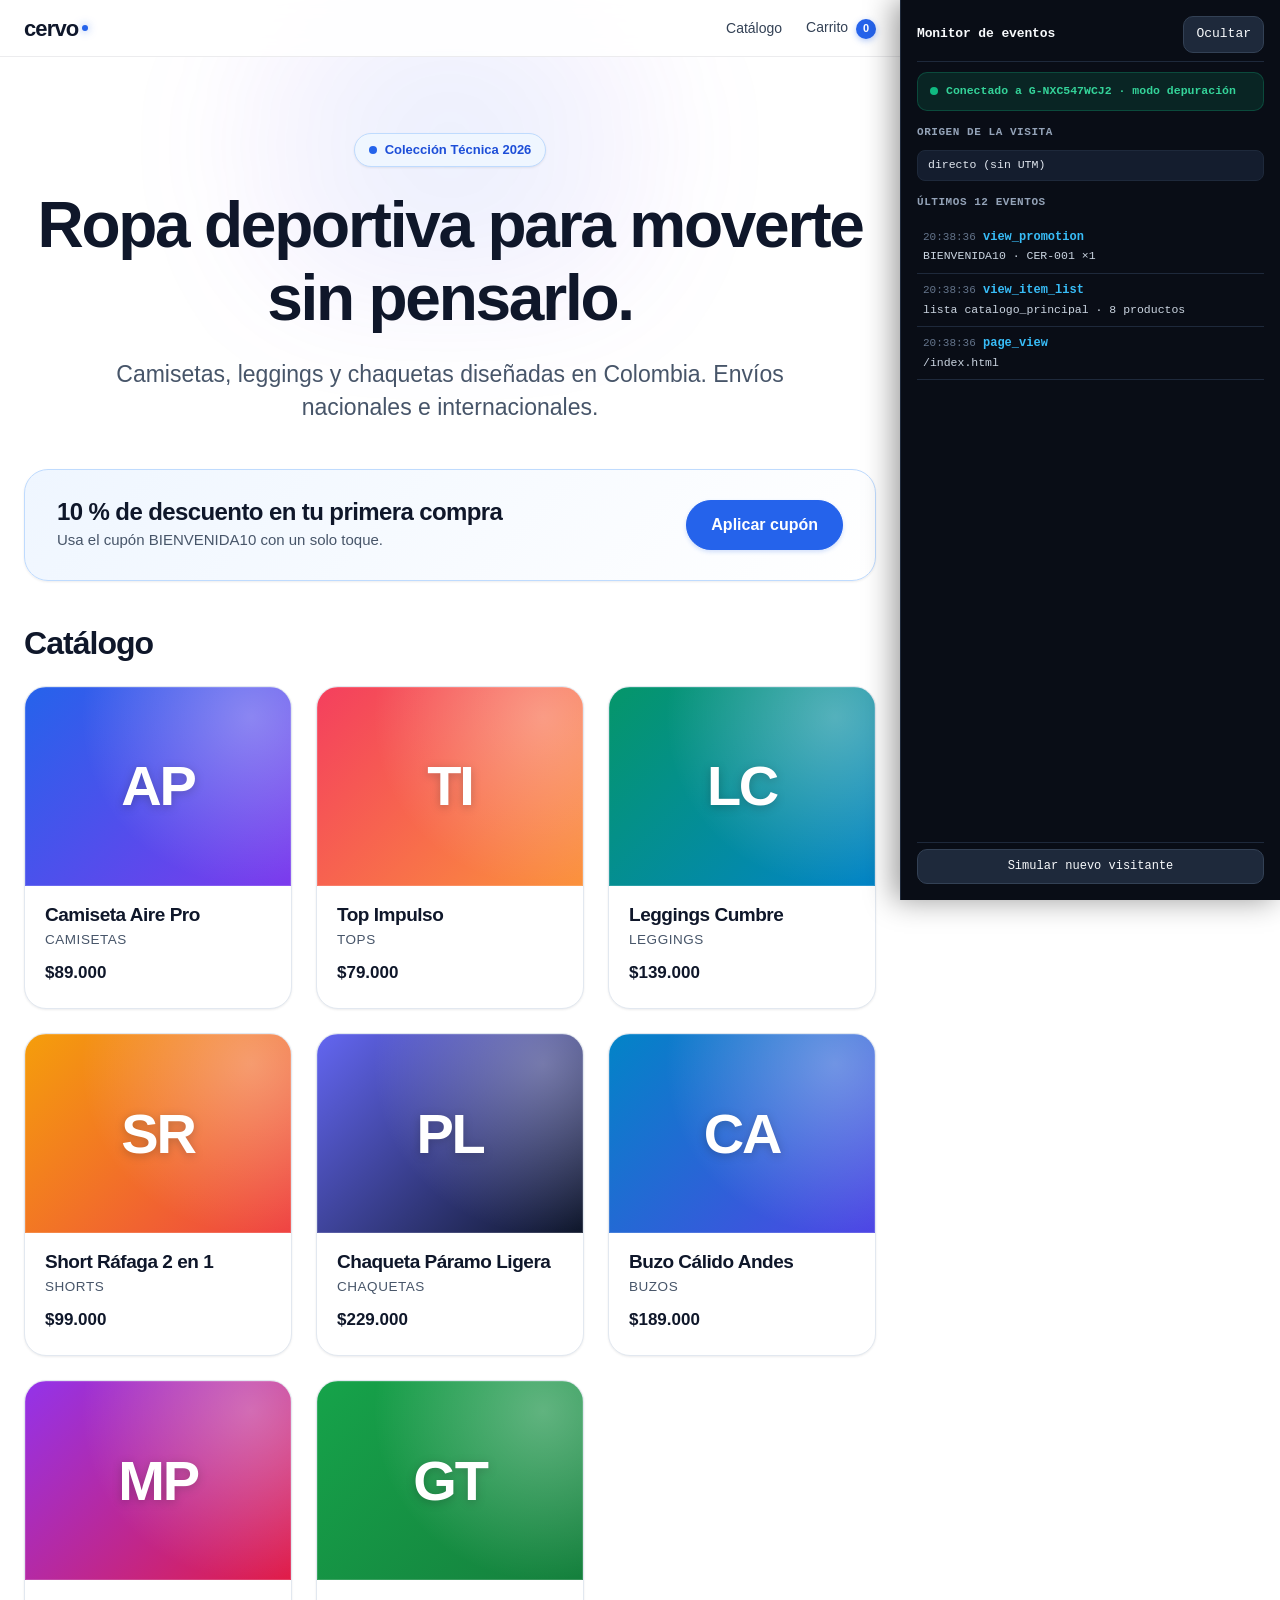
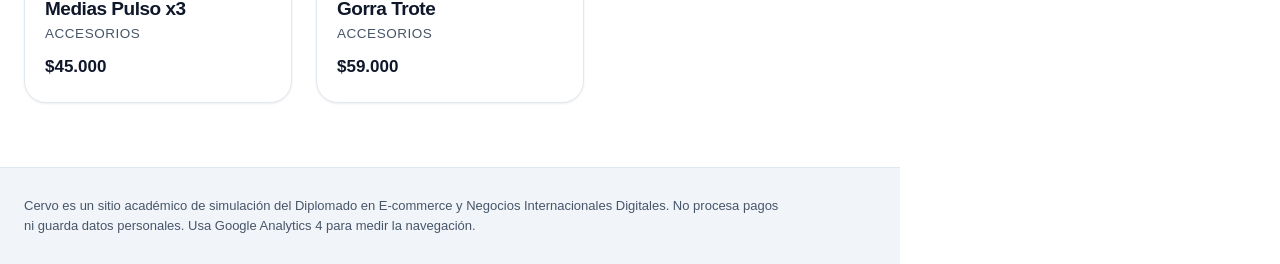
<file: index.html>
<!DOCTYPE html>
<html lang="es">
<head>
<meta charset="utf-8">
<meta name="viewport" content="width=device-width, initial-scale=1">
<title>Cervo · Ropa deportiva</title>
<meta name="description" content="Cervo: tienda ficticia de ropa deportiva para un laboratorio académico de Google Analytics 4.">
<link rel="icon" href="data:image/svg+xml,%3Csvg xmlns=%27http://www.w3.org/2000/svg%27 viewBox=%270 0 32 32%27%3E%3Crect width=%2732%27 height=%2732%27 rx=%277%27 fill=%27%232563eb%27/%3E%3Ctext x=%2716%27 y=%2723%27 font-size=%2720%27 font-weight=%27700%27 text-anchor=%27middle%27 fill=%27white%27 font-family=%27Arial%27%3Ec%3C/text%3E%3C/svg%3E">
<link rel="stylesheet" href="css/estilos.css">
</head>
<body>
<header class="barra"><div class="barra-in contenedor"><a class="logo" href="index.html">cervo</a>
<nav aria-label="Principal"><a href="index.html">Catálogo</a><a href="carrito.html">Carrito <span id="contador-carrito" class="burbuja">0</span></a></nav></div></header>
<main>
<section class="hero contenedor">
<div class="hero-chip"><span class="chip-pulso"></span> Colección Técnica 2026</div>
<h1>Ropa deportiva para moverte sin pensarlo.</h1>
<p>Camisetas, leggings y chaquetas diseñadas en Colombia. Envíos nacionales e internacionales.</p>
</section>
<section class="contenedor" id="banner" aria-label="Promoción"></section>
<section class="contenedor" aria-labelledby="t-cat"><h2 id="t-cat" class="titulo-sec">Catálogo</h2><div class="grilla" id="grilla"></div></section>
</main>
<footer class="pie"><div class="contenedor"><p>Cervo es un sitio académico de simulación del Diplomado en E-commerce y Negocios Internacionales Digitales. No procesa pagos ni guarda datos personales. Usa Google Analytics 4 para medir la navegación.</p></div></footer>
<script src="js/config.js"></script>
<script src="js/analytics.js"></script>
<script src="js/productos.js"></script>
<script src="js/carrito.js"></script>
<script src="js/monitor.js"></script>
<script src="js/pagina-catalogo.js"></script>
</body>
</html>
</file>
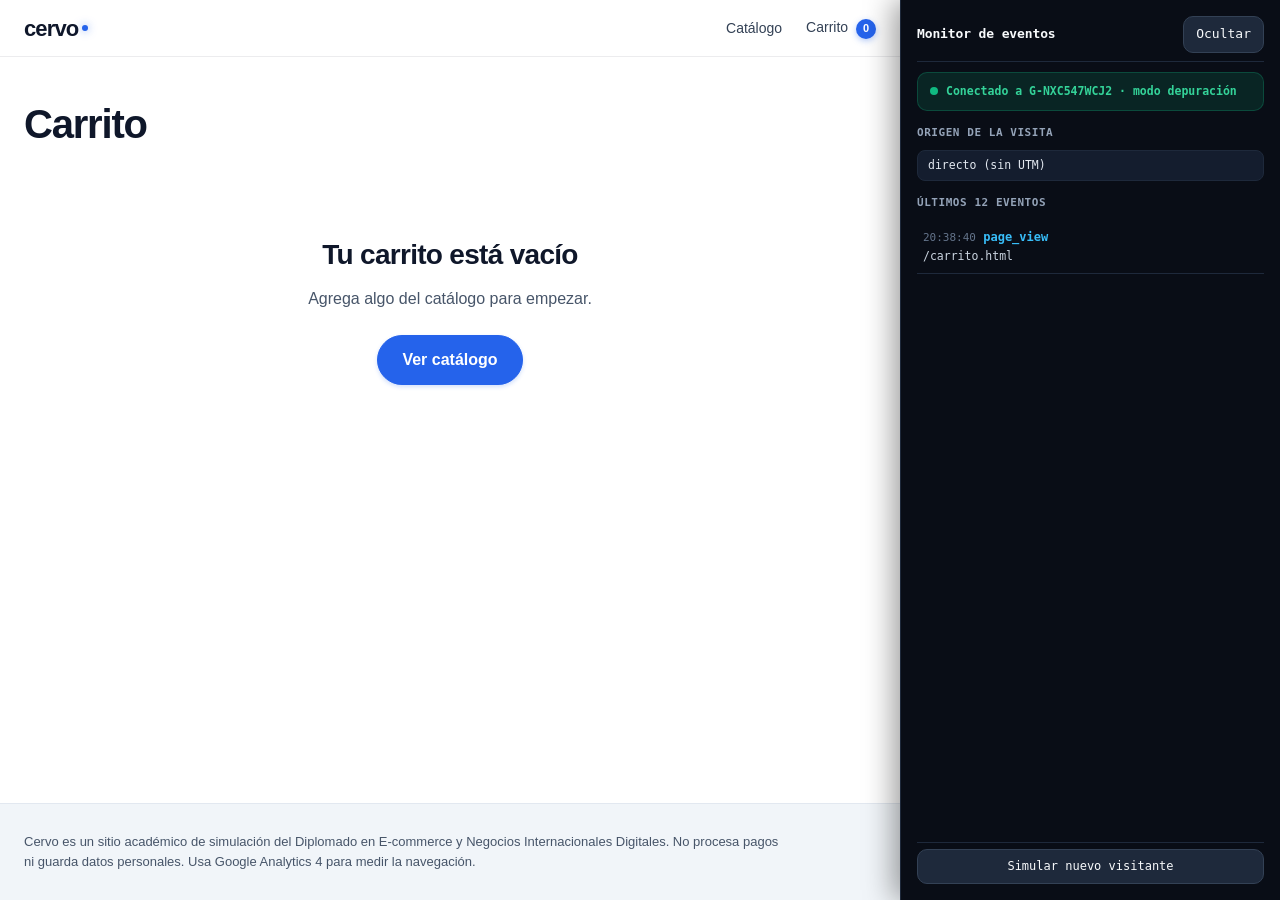
<file: carrito.html>
<!DOCTYPE html>
<html lang="es">
<head>
<meta charset="utf-8">
<meta name="viewport" content="width=device-width, initial-scale=1">
<title>Carrito · Cervo</title>
<meta name="description" content="Cervo: tienda ficticia de ropa deportiva para un laboratorio académico de Google Analytics 4.">
<link rel="icon" href="data:image/svg+xml,%3Csvg xmlns=%27http://www.w3.org/2000/svg%27 viewBox=%270 0 32 32%27%3E%3Crect width=%2732%27 height=%2732%27 rx=%277%27 fill=%27%232563eb%27/%3E%3Ctext x=%2716%27 y=%2723%27 font-size=%2720%27 font-weight=%27700%27 text-anchor=%27middle%27 fill=%27white%27 font-family=%27Arial%27%3Ec%3C/text%3E%3C/svg%3E">
<link rel="stylesheet" href="css/estilos.css">
</head>
<body>
<header class="barra"><div class="barra-in contenedor"><a class="logo" href="index.html">cervo</a>
<nav aria-label="Principal"><a href="index.html">Catálogo</a><a href="carrito.html">Carrito <span id="contador-carrito" class="burbuja">0</span></a></nav></div></header>
<main class="contenedor"><h1 class="titulo-pag">Carrito</h1><div id="carrito"></div></main>
<footer class="pie"><div class="contenedor"><p>Cervo es un sitio académico de simulación del Diplomado en E-commerce y Negocios Internacionales Digitales. No procesa pagos ni guarda datos personales. Usa Google Analytics 4 para medir la navegación.</p></div></footer>
<script src="js/config.js"></script>
<script src="js/analytics.js"></script>
<script src="js/productos.js"></script>
<script src="js/carrito.js"></script>
<script src="js/monitor.js"></script>
<script src="js/pagina-carrito.js"></script>
</body>
</html>
</file>
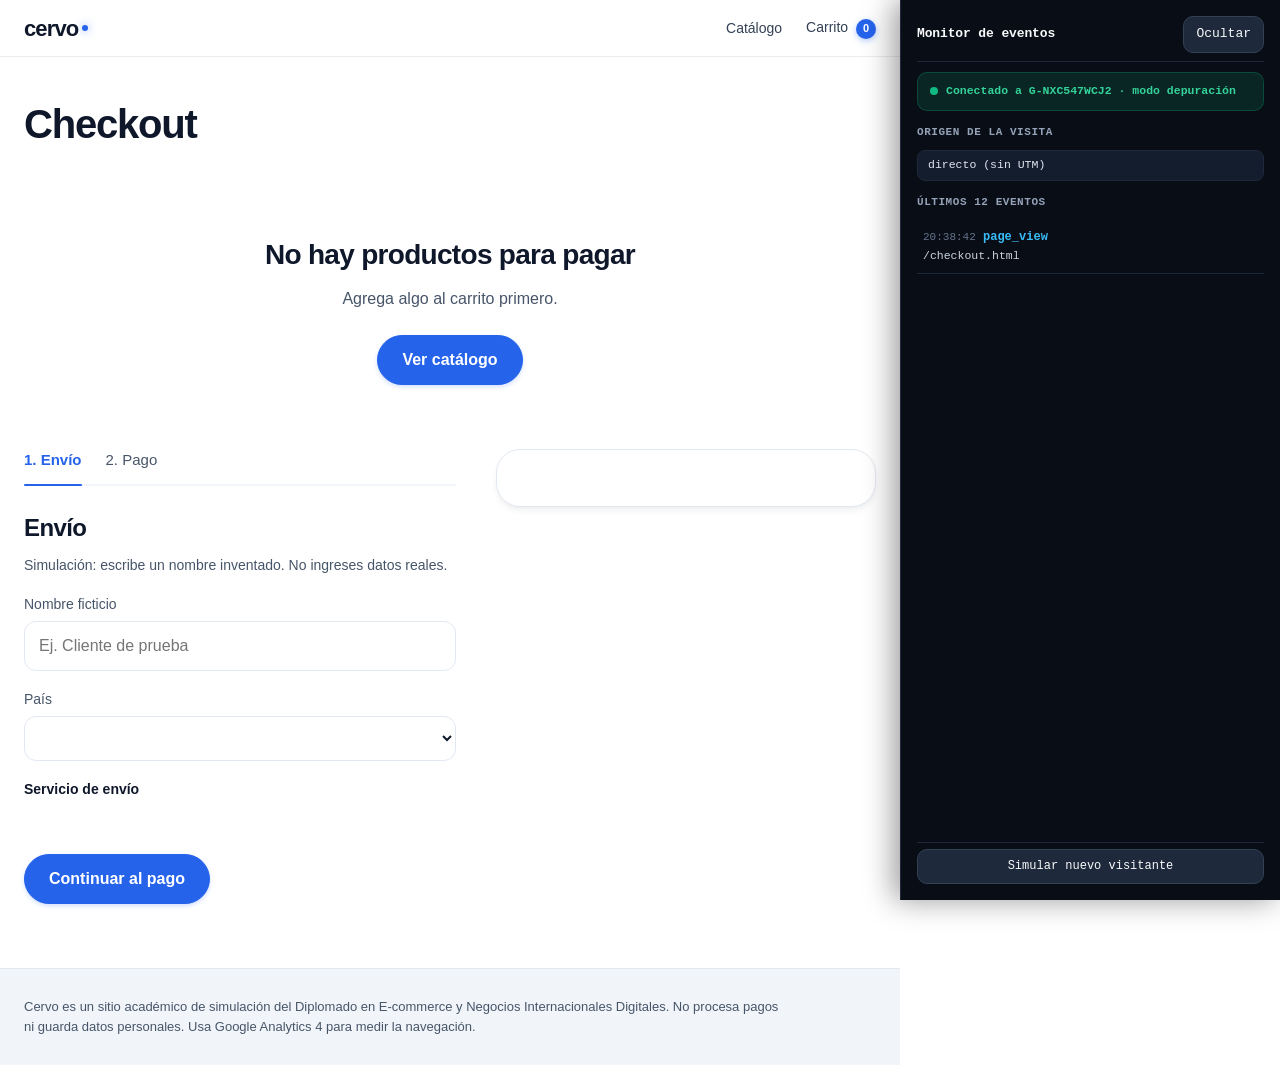
<file: checkout.html>
<!DOCTYPE html>
<html lang="es">
<head>
<meta charset="utf-8">
<meta name="viewport" content="width=device-width, initial-scale=1">
<title>Checkout · Cervo</title>
<meta name="description" content="Cervo: tienda ficticia de ropa deportiva para un laboratorio académico de Google Analytics 4.">
<link rel="icon" href="data:image/svg+xml,%3Csvg xmlns=%27http://www.w3.org/2000/svg%27 viewBox=%270 0 32 32%27%3E%3Crect width=%2732%27 height=%2732%27 rx=%277%27 fill=%27%232563eb%27/%3E%3Ctext x=%2716%27 y=%2723%27 font-size=%2720%27 font-weight=%27700%27 text-anchor=%27middle%27 fill=%27white%27 font-family=%27Arial%27%3Ec%3C/text%3E%3C/svg%3E">
<link rel="stylesheet" href="css/estilos.css">
</head>
<body>
<header class="barra"><div class="barra-in contenedor"><a class="logo" href="index.html">cervo</a>
<nav aria-label="Principal"><a href="index.html">Catálogo</a><a href="carrito.html">Carrito <span id="contador-carrito" class="burbuja">0</span></a></nav></div></header>
<main class="contenedor"><h1 class="titulo-pag">Checkout</h1>
<div id="vacio" hidden class="vacio"><h2>No hay productos para pagar</h2><p>Agrega algo al carrito primero.</p><a class="btn" href="index.html">Ver catálogo</a></div>
<div class="dos-col" id="pasos"><div>
<ol class="pasos-ind"><li id="ind1" class="activo">1. Envío</li><li id="ind2">2. Pago</li></ol>
<section id="paso1"><h2>Envío</h2><p class="nota">Simulación: escribe un nombre inventado. No ingreses datos reales.</p>
<label class="campo">Nombre ficticio<input id="nombre" name="alias" maxlength="40" autocomplete="off" placeholder="Ej. Cliente de prueba"></label>
<label class="campo">País<select id="pais"></select></label>
<fieldset class="campo"><legend>Servicio de envío</legend><div id="servicios"></div></fieldset>
<p id="error1" class="error" role="alert"></p><button type="button" class="btn" id="btn-envio">Continuar al pago</button></section>
<section id="paso2" hidden><h2>Pago simulado</h2><div id="pagos"></div>
<div class="acciones"><button type="button" class="btn-sec" id="btn-volver">Volver al envío</button><button type="button" class="btn" id="btn-pagar">Pagar (simulado)</button></div></section>
</div><aside class="resumen" id="resumen"></aside></div></main>
<footer class="pie"><div class="contenedor"><p>Cervo es un sitio académico de simulación del Diplomado en E-commerce y Negocios Internacionales Digitales. No procesa pagos ni guarda datos personales. Usa Google Analytics 4 para medir la navegación.</p></div></footer>
<script src="js/config.js"></script>
<script src="js/analytics.js"></script>
<script src="js/productos.js"></script>
<script src="js/carrito.js"></script>
<script src="js/monitor.js"></script>
<script src="js/pagina-checkout.js"></script>
</body>
</html>
</file>
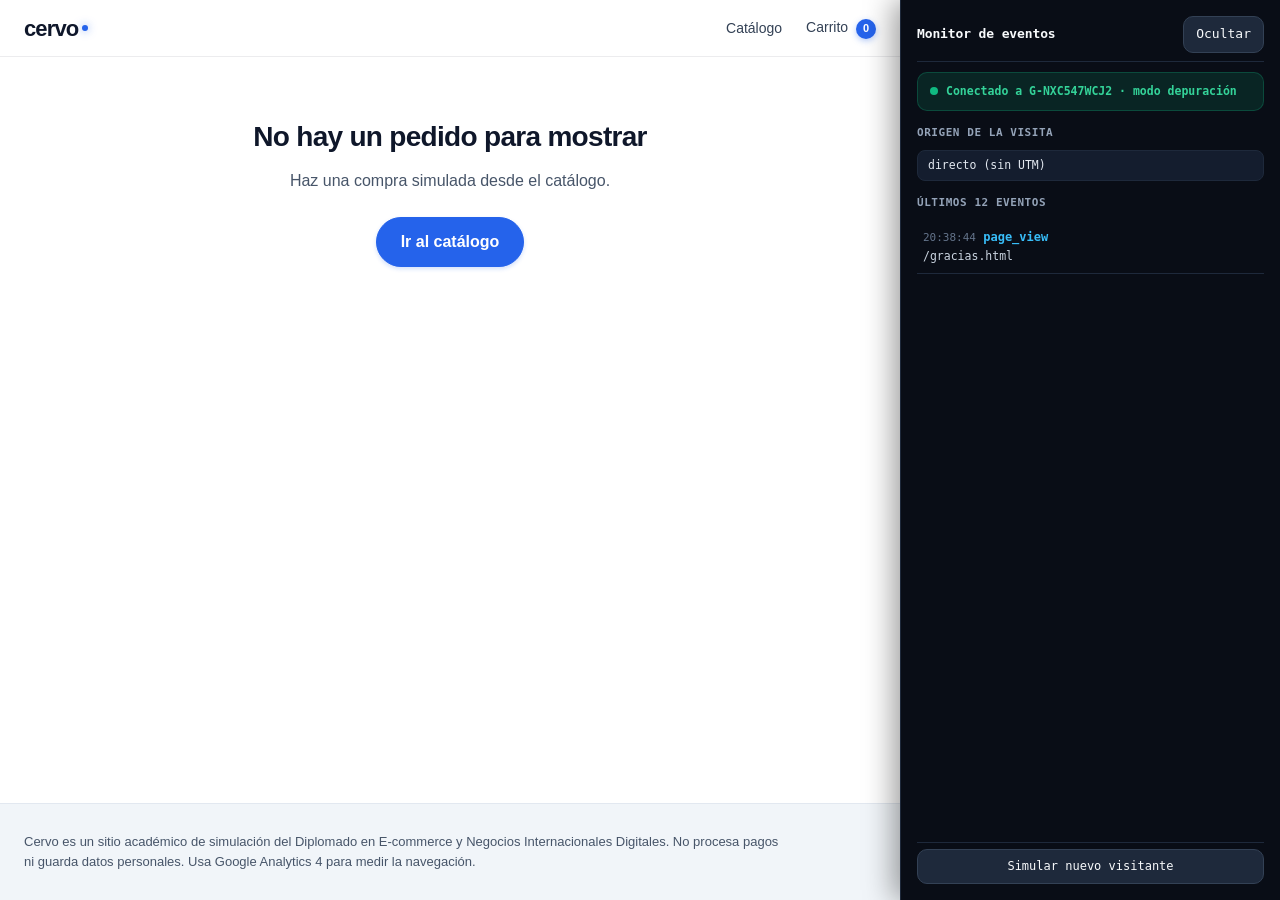
<file: gracias.html>
<!DOCTYPE html>
<html lang="es">
<head>
<meta charset="utf-8">
<meta name="viewport" content="width=device-width, initial-scale=1">
<title>Gracias · Cervo</title>
<meta name="description" content="Cervo: tienda ficticia de ropa deportiva para un laboratorio académico de Google Analytics 4.">
<link rel="icon" href="data:image/svg+xml,%3Csvg xmlns=%27http://www.w3.org/2000/svg%27 viewBox=%270 0 32 32%27%3E%3Crect width=%2732%27 height=%2732%27 rx=%277%27 fill=%27%232563eb%27/%3E%3Ctext x=%2716%27 y=%2723%27 font-size=%2720%27 font-weight=%27700%27 text-anchor=%27middle%27 fill=%27white%27 font-family=%27Arial%27%3Ec%3C/text%3E%3C/svg%3E">
<link rel="stylesheet" href="css/estilos.css">
</head>
<body>
<header class="barra"><div class="barra-in contenedor"><a class="logo" href="index.html">cervo</a>
<nav aria-label="Principal"><a href="index.html">Catálogo</a><a href="carrito.html">Carrito <span id="contador-carrito" class="burbuja">0</span></a></nav></div></header>
<main class="contenedor"><div id="gracias"></div></main>
<footer class="pie"><div class="contenedor"><p>Cervo es un sitio académico de simulación del Diplomado en E-commerce y Negocios Internacionales Digitales. No procesa pagos ni guarda datos personales. Usa Google Analytics 4 para medir la navegación.</p></div></footer>
<script src="js/config.js"></script>
<script src="js/analytics.js"></script>
<script src="js/productos.js"></script>
<script src="js/carrito.js"></script>
<script src="js/monitor.js"></script>
<script src="js/pagina-gracias.js"></script>
</body>
</html>
</file>
<file: css/estilos.css>
/* ==========================================================================
   CERVO · SISTEMA DE DISEÑO, ESCALAS DE COLOR Y ANIMACIONES
   Sitio académico de simulación para laboratorio de Google Analytics 4
   ========================================================================== */

:root {
  /* ========================================================================
     1. ESCALAS DE COLORES SISTEMATIZADAS (Design Tokens)
     ======================================================================== */

  /* Escala Primaria: Azul Cobalto Deportivo / Electric Indigo */
  --color-primario-50:  #eff6ff;
  --color-primario-100: #dbeafe;
  --color-primario-200: #bfdbfe;
  --color-primario-300: #93c5fd;
  --color-primario-400: #60a5fa;
  --color-primario-500: #3b82f6;
  --color-primario-600: #2563eb; /* Color de marca principal */
  --color-primario-700: #1d4ed8; /* Hover primario */
  --color-primario-800: #1e40af;
  --color-primario-900: #1e3a8a;

  /* Escala Neutra: Slate contemporáneo de alto contraste */
  --color-neutral-0:   #ffffff;
  --color-neutral-50:  #f8fafc; /* Fondos sutiles */
  --color-neutral-100: #f1f5f9; /* Tarjetas y contenedores */
  --color-neutral-200: #e2e8f0; /* Bordes suaves */
  --color-neutral-300: #cbd5e1; /* Bordes interactivos */
  --color-neutral-400: #94a3b8; /* Placeholders e iconos secundarios */
  --color-neutral-500: #64748b; /* Texto secundario intermedio */
  --color-neutral-600: #475569; /* Texto secundario con contraste WCAG AA (> 5:1) */
  --color-neutral-700: #334155; /* Texto oscuro */
  --color-neutral-800: #1e293b; /* Títulos y texto de alto peso */
  --color-neutral-900: #0f172a; /* Títulos principales / Obsidian */
  --color-neutral-950: #020617;

  /* Escala de Éxito: Esmeralda Atlética */
  --color-exito-50:  #ecfdf5;
  --color-exito-100: #d1fae5;
  --color-exito-200: #a7f3d0;
  --color-exito-500: #10b981;
  --color-exito-600: #059669; /* Verde semántico */
  --color-exito-700: #047857; /* Texto accesible en fondos claros */

  /* Escala de Peligro / Alerta: Coral Carmín */
  --color-peligro-50:  #fef2f2;
  --color-peligro-100: #fee2e2;
  --color-peligro-200: #fecaca;
  --color-peligro-500: #ef4444;
  --color-peligro-600: #dc2626; /* Rojo semántico */
  --color-peligro-700: #b91c1c;

  /* Escala de Energía / Acento: Ámbar Solar */
  --color-acento-50:  #fffbeb;
  --color-acento-100: #fef3c7;
  --color-acento-500: #f59e0b;
  --color-acento-600: #d97706;

  /* Variables Semánticas (Compatibilidad total con el código base) */
  --fondo: var(--color-neutral-0);
  --gris: var(--color-neutral-100);
  --texto: var(--color-neutral-900);
  --texto2: var(--color-neutral-600);
  --linea: var(--color-neutral-200);
  --azul: var(--color-primario-600);
  --azul-h: var(--color-primario-700);
  --verde: var(--color-exito-600);
  --rojo: var(--color-peligro-600);
  --fuente: -apple-system, BlinkMacSystemFont, "SF Pro Display", "SF Pro Text", "Segoe UI", Roboto, "Helvetica Neue", Arial, sans-serif;

  /* Elevaciones y Sombras */
  --sombra-sm: 0 1px 3px rgba(15, 23, 42, 0.05), 0 1px 2px rgba(15, 23, 42, 0.03);
  --sombra-md: 0 4px 6px -1px rgba(15, 23, 42, 0.07), 0 2px 4px -2px rgba(15, 23, 42, 0.04);
  --sombra-lg: 0 12px 24px -4px rgba(15, 23, 42, 0.08), 0 4px 6px -2px rgba(15, 23, 42, 0.03);
  --sombra-hover: 0 20px 25px -5px rgba(37, 99, 235, 0.12), 0 8px 10px -6px rgba(37, 99, 235, 0.08);

  /* Curvas de Animación */
  --trans-rapida: 0.18s cubic-bezier(0.4, 0, 0.2, 1);
  --trans-suave: 0.35s cubic-bezier(0.16, 1, 0.3, 1);
  --trans-rebote: 0.45s cubic-bezier(0.34, 1.56, 0.64, 1);
}

/* ==========================================================================
   2. REINICIO Y BASE
   ========================================================================== */

* {
  box-sizing: border-box;
}

html {
  -webkit-text-size-adjust: 100%;
  scroll-behavior: smooth;
}

body {
  margin: 0;
  font-family: var(--fuente);
  color: var(--texto);
  background: var(--fondo);
  line-height: 1.5;
  -webkit-font-smoothing: antialiased;
  -moz-osx-font-smoothing: grayscale;
  min-height: 100vh;
  display: flex;
  flex-direction: column;
  transition: padding-right var(--trans-suave), padding-bottom var(--trans-suave);
}

main {
  flex: 1;
}

a {
  color: var(--azul);
  text-decoration: none;
  transition: color var(--trans-rapida), text-decoration-color var(--trans-rapida);
}

a:hover {
  color: var(--azul-h);
  text-decoration: underline;
}

:focus-visible {
  outline: 3px solid rgba(37, 99, 235, 0.45);
  outline-offset: 2px;
}

h1, h2, h3 {
  letter-spacing: -0.025em;
  line-height: 1.15;
  margin: 0 0 0.45em;
  color: var(--texto);
}

.contenedor {
  max-width: 1080px;
  margin: 0 auto;
  padding: 0 24px;
  width: 100%;
}

/* ==========================================================================
   3. BARRA DE NAVEGACIÓN
   ========================================================================== */

.barra {
  position: sticky;
  top: 0;
  z-index: 50;
  background: rgba(255, 255, 255, 0.86);
  backdrop-filter: saturate(180%) blur(20px);
  -webkit-backdrop-filter: saturate(180%) blur(20px);
  border-bottom: 1px solid rgba(15, 23, 42, 0.08);
  transition: background var(--trans-suave), box-shadow var(--trans-suave);
}

.barra-in {
  display: flex;
  align-items: center;
  justify-content: space-between;
  height: 56px;
}

.logo {
  font-size: 22px;
  font-weight: 800;
  letter-spacing: -0.04em;
  color: var(--texto);
  display: inline-flex;
  align-items: center;
  gap: 2px;
  transition: transform var(--trans-rapida), color var(--trans-rapida);
}

.logo::after {
  content: "";
  display: inline-block;
  width: 6px;
  height: 6px;
  border-radius: 50%;
  background: var(--azul);
  margin-left: 2px;
  box-shadow: 0 0 8px rgba(37, 99, 235, 0.6);
  animation: logoDotPulse 3s infinite;
}

@keyframes logoDotPulse {
  0%, 100% { transform: scale(1); opacity: 0.9; }
  50% { transform: scale(1.3); opacity: 1; box-shadow: 0 0 12px rgba(37, 99, 235, 0.8); }
}

.logo:hover {
  text-decoration: none;
  transform: translateY(-1px);
  color: var(--color-primario-700);
}

.barra nav {
  display: flex;
  align-items: center;
  gap: 24px;
  font-size: 14px;
  font-weight: 500;
}

.barra nav a {
  color: var(--color-neutral-700);
  transition: color var(--trans-rapida), transform var(--trans-rapida);
}

.barra nav a:hover {
  color: var(--azul);
  text-decoration: none;
  transform: translateY(-1px);
}

.burbuja {
  display: inline-flex;
  align-items: center;
  justify-content: center;
  min-width: 20px;
  height: 20px;
  padding: 0 6px;
  border-radius: 999px;
  background: var(--azul);
  color: #fff;
  font-size: 11px;
  font-weight: 700;
  text-align: center;
  line-height: 1;
  margin-left: 4px;
  box-shadow: 0 2px 6px rgba(37, 99, 235, 0.35);
  transition: transform var(--trans-rebote), background var(--trans-rapida);
}

.burbuja.pop {
  animation: burbujaPop 0.45s var(--trans-rebote);
}

@keyframes burbujaPop {
  0% { transform: scale(1); }
  50% { transform: scale(1.4); background: var(--color-acento-500); }
  100% { transform: scale(1); }
}

/* ==========================================================================
   4. HERO Y ENCABEZADOS
   ========================================================================== */

.hero {
  text-align: center;
  padding: 76px 24px 44px;
  position: relative;
}

.hero::before {
  content: "";
  position: absolute;
  top: -20%;
  left: 50%;
  transform: translateX(-50%);
  width: min(650px, 90vw);
  height: 340px;
  background: radial-gradient(circle, rgba(37, 99, 235, 0.10) 0%, rgba(124, 58, 237, 0.05) 50%, transparent 70%);
  filter: blur(50px);
  pointer-events: none;
  z-index: -1;
  animation: heroAuraFlotante 7s ease-in-out infinite alternate;
}

@keyframes heroAuraFlotante {
  0% { transform: translateX(-50%) translateY(0) scale(1); }
  100% { transform: translateX(-50%) translateY(16px) scale(1.08); }
}

.hero-chip {
  display: inline-flex;
  align-items: center;
  gap: 8px;
  padding: 6px 14px;
  background: var(--color-primario-50);
  border: 1px solid var(--color-primario-200);
  border-radius: 980px;
  font-size: 13px;
  font-weight: 600;
  color: var(--color-primario-700);
  margin-bottom: 22px;
  box-shadow: var(--sombra-sm);
  animation: fadeInUp 0.5s ease backwards;
}

.chip-pulso {
  width: 8px;
  height: 8px;
  border-radius: 50%;
  background: var(--color-primario-600);
  box-shadow: 0 0 0 0 rgba(37, 99, 235, 0.7);
  animation: chipPulseDot 2s infinite;
}

@keyframes chipPulseDot {
  0% { transform: scale(0.95); box-shadow: 0 0 0 0 rgba(37, 99, 235, 0.7); }
  70% { transform: scale(1); box-shadow: 0 0 0 6px rgba(37, 99, 235, 0); }
  100% { transform: scale(0.95); box-shadow: 0 0 0 0 rgba(37, 99, 235, 0); }
}

.hero h1 {
  font-size: clamp(38px, 6vw, 64px);
  font-weight: 800;
  letter-spacing: -0.035em;
  max-width: 14em;
  margin: 0 auto 0.35em;
  animation: fadeInUp 0.6s var(--trans-suave) 0.05s backwards;
}

.hero p {
  font-size: clamp(18px, 2.2vw, 23px);
  color: var(--texto2);
  max-width: 32em;
  margin: 0 auto;
  line-height: 1.45;
  animation: fadeInUp 0.6s var(--trans-suave) 0.12s backwards;
}

.titulo-sec {
  font-size: 32px;
  font-weight: 800;
  margin: 44px 0 24px;
  letter-spacing: -0.03em;
}

.titulo-pag {
  font-size: 40px;
  font-weight: 800;
  margin: 44px 0 28px;
  letter-spacing: -0.03em;
  animation: fadeInUp 0.5s var(--trans-suave) backwards;
}

/* ==========================================================================
   5. BANNER PROMOCIONAL
   ========================================================================== */

.banner {
  display: flex;
  align-items: center;
  justify-content: space-between;
  gap: 20px;
  width: 100%;
  text-align: left;
  font: inherit;
  color: inherit;
  background: linear-gradient(135deg, var(--color-primario-50) 0%, var(--fondo) 100%);
  border: 1px solid var(--color-primario-200);
  border-radius: 24px;
  padding: 28px 32px;
  cursor: pointer;
  box-shadow: var(--sombra-sm);
  position: relative;
  overflow: hidden;
  transition: transform var(--trans-suave), box-shadow var(--trans-suave), border-color var(--trans-suave);
  animation: fadeInUp 0.6s var(--trans-suave) 0.18s backwards;
}

.banner::before {
  content: "";
  position: absolute;
  top: 0;
  left: -120%;
  width: 60%;
  height: 100%;
  background: linear-gradient(90deg, transparent, rgba(255, 255, 255, 0.65), transparent);
  transform: skewX(-20deg);
  animation: bannerShimmer 5.5s infinite ease-in-out;
  pointer-events: none;
}

@keyframes bannerShimmer {
  0%, 65% { left: -120%; }
  100% { left: 140%; }
}

.banner:hover {
  transform: translateY(-3px);
  box-shadow: var(--sombra-md);
  border-color: var(--color-primario-400);
}

.banner h2 {
  font-size: 24px;
  font-weight: 700;
  margin: 0 0 4px;
  color: var(--texto);
}

.banner p {
  margin: 0;
  color: var(--texto2);
  font-size: 15px;
}

.banner:hover .btn {
  background: var(--azul-h);
  box-shadow: 0 4px 12px rgba(37, 99, 235, 0.35);
}

.banner-ok {
  background: linear-gradient(135deg, var(--color-exito-50) 0%, var(--fondo) 100%);
  border-color: var(--color-exito-200);
  cursor: default;
}

.banner-ok:hover {
  transform: none;
  box-shadow: var(--sombra-sm);
  border-color: var(--color-exito-200);
}

.banner-ok h2 {
  color: var(--color-exito-700);
}

/* ==========================================================================
   6. BOTONES E INTERACCIONES
   ========================================================================== */

.btn, .btn-sec {
  display: inline-flex;
  align-items: center;
  justify-content: center;
  font: inherit;
  font-size: 16px;
  font-weight: 600;
  border-radius: 980px;
  padding: 12px 24px;
  border: 1px solid transparent;
  cursor: pointer;
  text-align: center;
  transition: transform var(--trans-rapida), background var(--trans-rapida), box-shadow var(--trans-rapida), border-color var(--trans-rapida), color var(--trans-rapida);
  position: relative;
  overflow: hidden;
  user-select: none;
}

.btn {
  background: var(--azul);
  color: #fff;
  border-color: var(--azul);
  box-shadow: 0 2px 4px rgba(37, 99, 235, 0.2);
}

.btn:hover {
  background: var(--azul-h);
  border-color: var(--azul-h);
  box-shadow: 0 6px 14px rgba(37, 99, 235, 0.32);
  transform: translateY(-1px);
  text-decoration: none;
}

.btn:active {
  transform: scale(0.97);
  box-shadow: 0 1px 2px rgba(37, 99, 235, 0.2);
}

.btn-sec {
  background: var(--fondo);
  color: var(--azul);
  border-color: var(--linea);
  box-shadow: var(--sombra-sm);
}

.btn-sec:hover {
  background: var(--color-primario-50);
  border-color: var(--color-primario-300);
  color: var(--azul-h);
  transform: translateY(-1px);
  text-decoration: none;
}

.btn-sec:active {
  transform: scale(0.97);
}

.btn:disabled {
  opacity: 0.45;
  cursor: not-allowed;
  transform: none !important;
  box-shadow: none !important;
}

.ancho {
  display: block;
  width: 100%;
  margin-top: 16px;
}

.enlace {
  background: none;
  border: 0;
  color: var(--color-peligro-600);
  font: inherit;
  font-size: 14px;
  font-weight: 500;
  cursor: pointer;
  padding: 6px 10px;
  border-radius: 8px;
  transition: background var(--trans-rapida), color var(--trans-rapida);
}

.enlace:hover {
  background: var(--color-peligro-50);
  color: var(--color-peligro-700);
  text-decoration: none;
}

/* ==========================================================================
   7. CATÁLOGO Y TARJETAS DE PRODUCTO
   ========================================================================== */

.grilla {
  display: grid;
  grid-template-columns: repeat(auto-fill, minmax(240px, 1fr));
  gap: 24px;
  margin-bottom: 64px;
}

.tarjeta {
  display: flex;
  flex-direction: column;
  background: var(--fondo);
  border: 1px solid var(--linea);
  border-radius: 22px;
  overflow: hidden;
  color: var(--texto);
  box-shadow: var(--sombra-sm);
  position: relative;
  transition: transform var(--trans-suave), box-shadow var(--trans-suave), border-color var(--trans-suave);
  animation: tarjetaEntrada 0.5s var(--trans-suave) backwards;
}

.grilla .tarjeta:nth-child(1) { animation-delay: 0.04s; }
.grilla .tarjeta:nth-child(2) { animation-delay: 0.08s; }
.grilla .tarjeta:nth-child(3) { animation-delay: 0.12s; }
.grilla .tarjeta:nth-child(4) { animation-delay: 0.16s; }
.grilla .tarjeta:nth-child(5) { animation-delay: 0.20s; }
.grilla .tarjeta:nth-child(6) { animation-delay: 0.24s; }
.grilla .tarjeta:nth-child(7) { animation-delay: 0.28s; }
.grilla .tarjeta:nth-child(8) { animation-delay: 0.32s; }

@keyframes tarjetaEntrada {
  from {
    opacity: 0;
    transform: translateY(18px) scale(0.98);
  }
  to {
    opacity: 1;
    transform: translateY(0) scale(1);
  }
}

.tarjeta:hover {
  text-decoration: none;
  transform: translateY(-6px);
  box-shadow: var(--sombra-hover);
  border-color: var(--color-primario-300);
}

.visual {
  display: flex;
  align-items: center;
  justify-content: center;
  aspect-ratio: 4/3;
  color: #ffffff;
  font-weight: 800;
  font-size: 56px;
  letter-spacing: -0.04em;
  position: relative;
  overflow: hidden;
  text-shadow: 0 2px 10px rgba(0, 0, 0, 0.25);
  box-shadow: inset 0 0 0 1px rgba(255, 255, 255, 0.15);
  transition: transform var(--trans-suave);
}

.visual::before {
  content: "";
  position: absolute;
  inset: 0;
  background: radial-gradient(circle at 85% 15%, rgba(255, 255, 255, 0.32) 0%, transparent 60%);
  pointer-events: none;
}

.visual-brillo {
  position: absolute;
  top: 0;
  left: -120%;
  width: 60%;
  height: 100%;
  background: linear-gradient(90deg, transparent, rgba(255, 255, 255, 0.28), transparent);
  transform: skewX(-25deg);
  transition: left 0.75s ease;
  pointer-events: none;
}

.tarjeta:hover .visual-brillo {
  left: 140%;
}

.visual.grande {
  aspect-ratio: 1/1;
  font-size: 120px;
  border-radius: 32px;
  box-shadow: 0 20px 40px -15px rgba(15, 23, 42, 0.22);
  animation: detalleVisualFloat 6s ease-in-out infinite alternate;
}

@keyframes detalleVisualFloat {
  0% { transform: translateY(0); }
  100% { transform: translateY(-8px); }
}

.visual.mini {
  width: 72px;
  height: 72px;
  aspect-ratio: auto;
  font-size: 24px;
  border-radius: 14px;
  flex: none;
  box-shadow: inset 0 0 0 1px rgba(255, 255, 255, 0.2);
}

.tarjeta-info {
  padding: 18px 20px 22px;
  display: flex;
  flex-direction: column;
  flex: 1;
}

.tarjeta-info h3 {
  font-size: 19px;
  font-weight: 700;
  margin: 0;
  color: var(--texto);
  transition: color var(--trans-rapida);
}

.tarjeta:hover .tarjeta-info h3 {
  color: var(--azul);
}

.cat {
  color: var(--texto2);
  font-size: 13.5px;
  font-weight: 500;
  margin: 4px 0 10px;
  text-transform: uppercase;
  letter-spacing: 0.04em;
}

.precio {
  margin: auto 0 0;
  font-size: 17px;
}

.precio b {
  color: var(--texto);
  font-weight: 700;
}

.precio s {
  color: var(--color-neutral-400);
  margin-right: 6px;
  font-weight: 400;
}

/* ==========================================================================
   8. DETALLE DE PRODUCTO
   ========================================================================== */

.volver {
  display: inline-flex;
  align-items: center;
  gap: 6px;
  margin: 28px 0 12px;
  font-size: 15px;
  font-weight: 600;
  color: var(--azul);
  transition: transform var(--trans-rapida), color var(--trans-rapida);
}

.volver:hover {
  transform: translateX(-3px);
  text-decoration: none;
  color: var(--azul-h);
}

.detalle {
  display: grid;
  grid-template-columns: 1fr 1fr;
  gap: 56px;
  padding: 24px 0 64px;
  align-items: center;
  animation: fadeInUp 0.5s var(--trans-suave) backwards;
}

.detalle h1 {
  font-size: 44px;
  font-weight: 800;
  letter-spacing: -0.03em;
  margin-bottom: 0.2em;
}

.grande-p {
  font-size: 26px;
  font-weight: 700;
  margin-bottom: 12px;
}

.nota {
  color: var(--texto2);
  font-size: 14px;
  line-height: 1.5;
}

.aviso-ok {
  color: var(--color-exito-700);
  background: var(--color-exito-50);
  border: 1px solid var(--color-exito-200);
  border-radius: 12px;
  padding: 10px 16px;
  min-height: 1.5em;
  margin-top: 14px;
  font-weight: 500;
  display: none;
}

.aviso-ok:not(:empty) {
  display: flex;
  align-items: center;
  gap: 8px;
  animation: avisoSlide 0.35s var(--trans-suave);
}

@keyframes avisoSlide {
  from { opacity: 0; transform: translateY(-8px); }
  to { opacity: 1; transform: translateY(0); }
}

.cantidad {
  display: inline-flex;
  align-items: center;
  gap: 8px;
  background: var(--color-neutral-100);
  border: 1px solid var(--linea);
  border-radius: 980px;
  padding: 4px 6px;
  margin: 14px 16px 14px 0;
  box-shadow: inset 0 1px 2px rgba(15, 23, 42, 0.04);
}

.cantidad button {
  width: 32px;
  height: 32px;
  border-radius: 50%;
  border: 1px solid var(--linea);
  background: #ffffff;
  font-size: 18px;
  cursor: pointer;
  color: var(--texto);
  display: flex;
  align-items: center;
  justify-content: center;
  transition: transform var(--trans-rapida), background var(--trans-rapida), border-color var(--trans-rapida), box-shadow var(--trans-rapida);
  box-shadow: var(--sombra-sm);
}

.cantidad button:hover {
  background: #ffffff;
  border-color: var(--color-primario-400);
  color: var(--azul);
  transform: scale(1.08);
}

.cantidad button:active {
  transform: scale(0.92);
}

.cantidad output {
  min-width: 28px;
  text-align: center;
  font-weight: 700;
  font-size: 16px;
  color: var(--texto);
}

/* ==========================================================================
   9. CARRITO Y CHECKOUT
   ========================================================================== */

.dos-col {
  display: grid;
  grid-template-columns: 1fr 380px;
  gap: 40px;
  align-items: start;
  padding-bottom: 64px;
}

.fila {
  display: grid;
  grid-template-columns: 72px 1fr auto auto auto;
  gap: 18px;
  align-items: center;
  padding: 18px 12px;
  border-radius: 16px;
  border-bottom: 1px solid var(--linea);
  transition: background var(--trans-rapida);
}

.fila:hover {
  background: var(--color-neutral-50);
}

.fila-info {
  display: flex;
  flex-direction: column;
}

.fila-info b {
  font-size: 17px;
  color: var(--texto);
}

.fila-info .cat {
  margin: 2px 0 0;
}

.fila-total {
  min-width: 95px;
  text-align: right;
  font-size: 16px;
  font-weight: 700;
  color: var(--texto);
}

.resumen {
  background: var(--fondo);
  border: 1px solid var(--linea);
  border-radius: 24px;
  padding: 28px;
  box-shadow: var(--sombra-md);
  position: sticky;
  top: 76px;
}

.resumen h2 {
  font-size: 22px;
  font-weight: 700;
  margin-bottom: 16px;
  padding-bottom: 12px;
  border-bottom: 1px solid var(--linea);
}

.linea {
  display: flex;
  justify-content: space-between;
  gap: 12px;
  padding: 8px 0;
  font-size: 15px;
  color: var(--texto2);
}

.linea span:last-child {
  color: var(--texto);
  font-weight: 500;
}

.linea.total {
  border-top: 1px solid var(--linea);
  margin-top: 10px;
  padding-top: 14px;
  font-size: 19px;
  font-weight: 800;
  color: var(--texto);
}

.linea.total span:last-child {
  color: var(--azul);
  font-weight: 800;
}

.cupon {
  margin-bottom: 16px;
  background: var(--color-neutral-50);
  border: 1px solid var(--linea);
  border-radius: 16px;
  padding: 14px;
}

.cupon label {
  font-size: 13.5px;
  font-weight: 600;
  color: var(--texto2);
}

.cupon-fila {
  display: flex;
  gap: 8px;
  margin-top: 6px;
}

.cupon-fila input {
  flex: 1;
  min-width: 0;
}

input, select {
  font: inherit;
  font-size: 16px;
  padding: 12px 14px;
  border: 1px solid var(--linea);
  border-radius: 12px;
  background: #ffffff;
  color: var(--texto);
  width: 100%;
  transition: border-color var(--trans-rapida), box-shadow var(--trans-rapida);
}

input:focus, select:focus {
  border-color: var(--azul);
  box-shadow: 0 0 0 3px rgba(37, 99, 235, 0.16);
  outline: none;
}

.cupon-fila .btn-sec {
  padding: 8px 16px;
  font-size: 14px;
}

.campo {
  display: block;
  margin: 18px 0;
  border: 0;
  padding: 0;
  font-size: 14px;
  font-weight: 500;
  color: var(--texto2);
}

.campo input, .campo select {
  margin-top: 6px;
}

legend {
  padding: 0;
  margin-bottom: 8px;
  font-weight: 600;
  color: var(--texto);
}

.opcion {
  display: flex;
  align-items: center;
  gap: 16px;
  border: 1.5px solid var(--linea);
  border-radius: 16px;
  padding: 15px 18px;
  margin-bottom: 12px;
  color: var(--texto);
  cursor: pointer;
  background: var(--fondo);
  transition: border-color var(--trans-rapida), background var(--trans-rapida), box-shadow var(--trans-rapida), transform var(--trans-rapida);
}

.opcion:hover {
  border-color: var(--color-primario-300);
  background: var(--color-primario-50);
  transform: translateY(-1px);
  box-shadow: var(--sombra-sm);
}

.opcion input {
  width: auto;
  margin: 0;
  accent-color: var(--azul);
}

.opcion span {
  flex: 1;
  display: flex;
  flex-direction: column;
}

.opcion small {
  color: var(--texto2);
  margin-top: 2px;
}

.opcion em {
  font-style: normal;
  font-weight: 700;
  color: var(--texto);
}

.opcion:has(input:checked) {
  border-color: var(--azul);
  background: var(--color-primario-50);
  box-shadow: 0 0 0 2px rgba(37, 99, 235, 0.2);
}

.pasos-ind {
  display: flex;
  gap: 24px;
  list-style: none;
  margin: 0 0 28px;
  padding: 0 0 12px;
  color: var(--texto2);
  border-bottom: 2px solid var(--color-neutral-100);
  font-size: 15px;
}

.pasos-ind li {
  position: relative;
  transition: color var(--trans-suave);
}

.pasos-ind .activo {
  color: var(--azul);
  font-weight: 700;
}

.pasos-ind .activo::after {
  content: "";
  position: absolute;
  bottom: -14px;
  left: 0;
  right: 0;
  height: 2px;
  background: var(--azul);
  border-radius: 2px;
  animation: stepBarSlide 0.35s ease;
}

@keyframes stepBarSlide {
  from { transform: scaleX(0); }
  to { transform: scaleX(1); }
}

.pasos-ind .hecho {
  color: var(--verde);
  font-weight: 600;
}

#paso1:not([hidden]), #paso2:not([hidden]) {
  animation: pasoFadeIn 0.35s var(--trans-suave);
}

@keyframes pasoFadeIn {
  from { opacity: 0; transform: translateX(10px); }
  to { opacity: 1; transform: translateX(0); }
}

.acciones {
  display: flex;
  gap: 12px;
  margin-top: 20px;
  flex-wrap: wrap;
}

.error {
  color: var(--rojo);
  font-size: 14px;
  font-weight: 500;
  min-height: 1.4em;
  margin: 8px 0;
}

.vacio {
  text-align: center;
  padding: 64px 0;
  animation: fadeInUp 0.45s var(--trans-suave);
}

.vacio h2 {
  font-size: 28px;
  margin-bottom: 8px;
}

.vacio p {
  color: var(--texto2);
  margin-bottom: 24px;
}

/* ==========================================================================
   10. PÁGINA DE GRACIAS (ÉXITO)
   ========================================================================== */

.gracias-caja {
  max-width: 580px;
  margin: 48px auto 64px;
  background: var(--fondo);
  border: 1px solid var(--linea);
  border-radius: 28px;
  padding: 40px;
  box-shadow: var(--sombra-lg);
  animation: graciasEntrada 0.55s var(--trans-suave) backwards;
}

@keyframes graciasEntrada {
  from { opacity: 0; transform: translateY(24px) scale(0.97); }
  to { opacity: 1; transform: translateY(0) scale(1); }
}

.gracias-caja h1 {
  font-size: 36px;
  font-weight: 800;
  margin-bottom: 4px;
}

.sub {
  color: var(--texto2);
  font-size: 15px;
  margin-bottom: 24px;
}

/* Icono animado de compra exitosa */
.icono-exito {
  width: 64px;
  height: 64px;
  margin-bottom: 20px;
  color: var(--verde);
  display: inline-block;
}

.svg-check {
  width: 64px;
  height: 64px;
  border-radius: 50%;
  display: block;
  stroke-width: 2.5;
  stroke: var(--verde);
  stroke-miterlimit: 10;
  box-shadow: inset 0px 0px 0px var(--verde);
}

.check-circulo {
  stroke-dasharray: 166;
  stroke-dashoffset: 166;
  stroke-width: 2.5;
  stroke-miterlimit: 10;
  stroke: var(--verde);
  fill: none;
  animation: strokeCirculo 0.6s cubic-bezier(0.65, 0, 0.45, 1) forwards;
}

.check-trazo {
  transform-origin: 50% 50%;
  stroke-dasharray: 48;
  stroke-dashoffset: 48;
  animation: strokeTrazo 0.35s cubic-bezier(0.65, 0, 0.45, 1) 0.5s forwards;
}

@keyframes strokeCirculo {
  100% { stroke-dashoffset: 0; }
}

@keyframes strokeTrazo {
  100% { stroke-dashoffset: 0; }
}

/* ==========================================================================
   11. PIE DE PÁGINA
   ========================================================================== */

.pie {
  background: var(--color-neutral-100);
  border-top: 1px solid var(--linea);
  color: var(--texto2);
  font-size: 13px;
  padding: 28px 0;
  margin-top: auto;
}

.pie p {
  margin: 0;
  max-width: 760px;
  line-height: 1.55;
}

/* ==========================================================================
   12. MONITOR DE EVENTOS (GA4)
   ========================================================================== */

#monitor {
  position: fixed;
  top: 0;
  right: 0;
  bottom: 0;
  width: 380px;
  z-index: 1000;
  display: flex;
  flex-direction: column;
  background: #090d16;
  border-left: 1px solid #1e293b;
  color: #f1f5f9;
  font: 12px/1.45 ui-monospace, SFMono-Regular, Menlo, Monaco, Consolas, monospace;
  padding: 16px;
  gap: 10px;
  box-shadow: -6px 0 28px rgba(0, 0, 0, 0.4);
  transition: transform var(--trans-suave);
}

#monitor button, #mon-abrir {
  font: inherit;
  cursor: pointer;
  border-radius: 10px;
  border: 1px solid #334155;
  background: #1e293b;
  color: #f8fafc;
  padding: 8px 12px;
  font-weight: 500;
  transition: background var(--trans-rapida), border-color var(--trans-rapida), transform var(--trans-rapida);
}

#monitor button:hover, #mon-abrir:hover {
  background: #273549;
  border-color: #475569;
}

.mon-cab {
  display: flex;
  justify-content: space-between;
  align-items: center;
  font-size: 13px;
  padding-bottom: 8px;
  border-bottom: 1px solid #1e293b;
}

.mon-cab strong {
  color: #f8fafc;
  letter-spacing: -0.01em;
}

.mon-estado {
  padding: 10px 12px;
  border-radius: 10px;
  font-weight: 600;
  display: flex;
  align-items: center;
  gap: 8px;
  font-size: 11.5px;
}

.mon-dot {
  width: 8px;
  height: 8px;
  border-radius: 50%;
  flex: none;
}

.mon-estado.ok {
  background: rgba(16, 185, 129, 0.14);
  color: #34d399;
  border: 1px solid rgba(16, 185, 129, 0.25);
}

.mon-estado.ok .mon-dot {
  background: #10b981;
  box-shadow: 0 0 0 0 rgba(16, 185, 129, 0.7);
  animation: monPulseOk 2s infinite;
}

@keyframes monPulseOk {
  0% { transform: scale(0.95); box-shadow: 0 0 0 0 rgba(16, 185, 129, 0.7); }
  70% { transform: scale(1); box-shadow: 0 0 0 6px rgba(16, 185, 129, 0); }
  100% { transform: scale(0.95); box-shadow: 0 0 0 0 rgba(16, 185, 129, 0); }
}

.mon-estado.error {
  background: rgba(239, 68, 68, 0.14);
  color: #f87171;
  border: 1px solid rgba(239, 68, 68, 0.25);
}

.mon-estado.error .mon-dot {
  background: #ef4444;
  box-shadow: 0 0 0 0 rgba(239, 68, 68, 0.7);
  animation: monPulseError 2s infinite;
}

@keyframes monPulseError {
  0% { transform: scale(0.95); box-shadow: 0 0 0 0 rgba(239, 68, 68, 0.7); }
  70% { transform: scale(1); box-shadow: 0 0 0 6px rgba(239, 68, 68, 0); }
  100% { transform: scale(0.95); box-shadow: 0 0 0 0 rgba(239, 68, 68, 0); }
}

.mon-tit {
  color: #94a3b8;
  font-size: 11px;
  text-transform: uppercase;
  letter-spacing: 0.05em;
  font-weight: 600;
  margin-top: 4px;
}

.mon-origen {
  color: #e2e8f0;
  background: #141d2e;
  padding: 6px 10px;
  border-radius: 8px;
  border: 1px solid #1e293b;
  font-size: 11.5px;
}

.mon-lista {
  list-style: none;
  margin: 0;
  padding: 0;
  overflow-y: auto;
  flex: 1;
  min-height: 0;
}

.mon-lista li {
  padding: 8px 6px;
  border-bottom: 1px solid #1e293b;
  transition: background var(--trans-rapida);
}

.mon-lista li.mon-nuevo {
  animation: monItemFlash 1.4s ease-out;
}

@keyframes monItemFlash {
  0% { background: rgba(56, 189, 248, 0.28); }
  100% { background: transparent; }
}

.mon-hora {
  color: #64748b;
  font-size: 11px;
}

.mon-nombre {
  color: #38bdf8;
  font-weight: 700;
}

.mon-res {
  color: #cbd5e1;
  word-break: break-word;
  margin-top: 2px;
  font-size: 11.5px;
}

.mon-pie {
  padding-top: 6px;
  border-top: 1px solid #1e293b;
}

.mon-pie button {
  width: 100%;
}

#mon-abrir {
  display: none;
  position: fixed;
  right: 18px;
  bottom: 18px;
  z-index: 1000;
  box-shadow: 0 6px 20px rgba(0, 0, 0, 0.45);
  border: 1px solid #334155;
  background: #090d16;
  border-radius: 980px;
  padding: 10px 18px;
}

body.mon-abierto {
  padding-right: 380px;
}

body.mon-cerrado #monitor {
  transform: translateX(100%);
  pointer-events: none;
}

body.mon-cerrado #mon-abrir {
  display: inline-flex;
  align-items: center;
  gap: 8px;
  animation: monBotonPop 0.35s var(--trans-rebote);
}

@keyframes monBotonPop {
  from { opacity: 0; transform: scale(0.8) translateY(12px); }
  to { opacity: 1; transform: scale(1) translateY(0); }
}

/* ==========================================================================
   13. ANIMACIONES GENERALES
   ========================================================================== */

@keyframes fadeInUp {
  from {
    opacity: 0;
    transform: translateY(16px);
  }
  to {
    opacity: 1;
    transform: translateY(0);
  }
}

/* ==========================================================================
   14. RESPONSIVE Y ACCESIBILIDAD
   ========================================================================== */

@media (max-width: 819px) {
  body.mon-abierto {
    padding-right: 0;
    padding-bottom: 300px;
  }
  #monitor {
    top: auto;
    left: 0;
    width: auto;
    height: 300px;
    border-left: 0;
    border-top: 1px solid #1e293b;
    box-shadow: 0 -6px 24px rgba(0, 0, 0, 0.4);
  }
  body.mon-cerrado #monitor {
    transform: translateY(100%);
  }
  .detalle, .dos-col {
    grid-template-columns: 1fr;
    gap: 28px;
  }
  .fila {
    grid-template-columns: 72px 1fr auto;
  }
  .fila .cantidad {
    grid-column: 2;
  }
  .fila-total {
    grid-column: 3;
    grid-row: 1;
  }
  .banner {
    flex-direction: column;
    align-items: flex-start;
    padding: 24px;
  }
}

@media (prefers-reduced-motion: reduce) {
  *, *::before, *::after {
    transition: none !important;
    animation: none !important;
    scroll-behavior: auto !important;
  }
}
</file>
